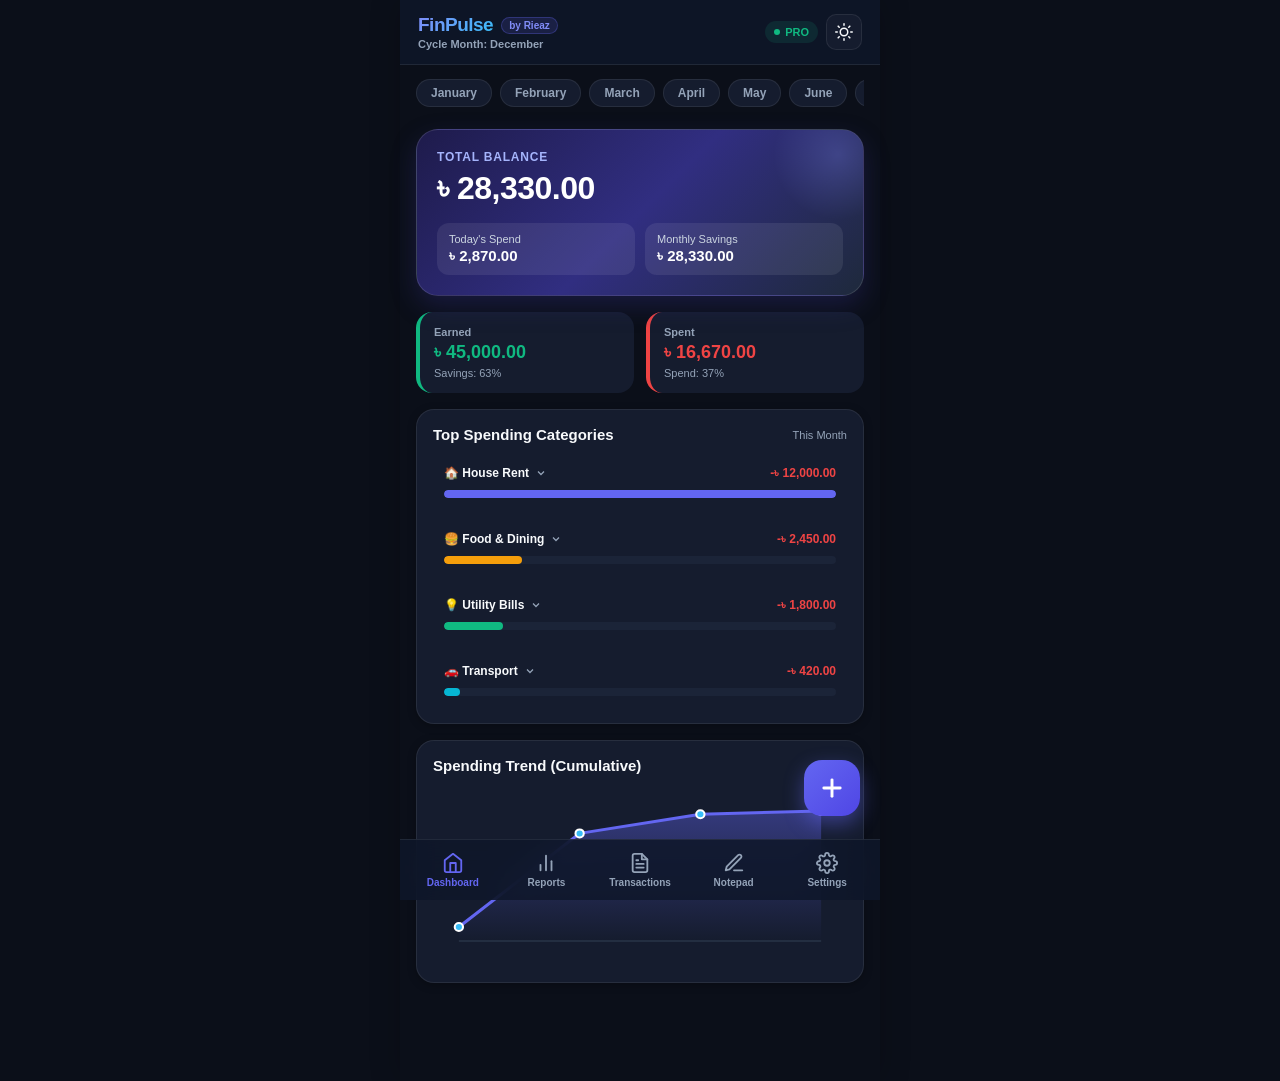
<file: pwa/index.html>
<!DOCTYPE html>
<html lang="en" data-theme="dark">
<head>
  <meta charset="UTF-8">
  <meta name="viewport" content="width=device-width, initial-scale=1.0, maximum-scale=1.0, user-scalable=no, viewport-fit=cover">
  <title>FinPulse - Smart Finance Tracker | Developed by Rieaz</title>
  
  <!-- Author & Metadata -->
  <meta name="author" content="Rieaz">
  <meta name="description" content="FinPulse - Professional personal finance tracker and budget manager. Developed by Rieaz.">
  <meta name="theme-color" content="#0f172a">
  <meta name="apple-mobile-web-app-capable" content="yes">
  <meta name="apple-mobile-web-app-status-bar-style" content="black-translucent">
  <meta name="apple-mobile-web-app-title" content="FinPulse">
  
  <!-- Icons & Manifest -->
  <link rel="icon" type="image/png" href="icons/favicon.png">
  <link rel="apple-touch-icon" href="icons/apple-touch-icon.png">
  <link rel="manifest" href="manifest.json">
  
  <!-- Stylesheet -->
  <link rel="stylesheet" href="style.css?v=2.5.4">
</head>
<body>
  
  <!-- Splash Screen -->
  <div id="splash-screen">
    <div class="splash-header">
      <h1>WELCOME TO FINPULSE</h1>
      <p>Connected to your financial health</p>
    </div>
    
    <div class="splash-logo-card">
      <img src="icons/logo.png" alt="FinPulse Logo">
    </div>
    
    <div class="splash-footer">
      <div class="dev-tag">Developed by Rieaz</div>
      <div>App Version 2.5.3 • Build 47 • PWA Edition</div>
      <div>© 2026 FinPulse by Rieaz. All rights reserved.</div>
    </div>
  </div>

  <!-- Main App Shell -->
  <div id="app-container">
    
    <!-- Top App Bar -->
    <header class="app-header">
      <div class="brand-wrapper">
        <div class="brand-title-row">
          <span class="brand-title" id="lbl-app-name">FinPulse</span>
          <span class="badge-dev">by Rieaz</span>
        </div>
        <div class="cycle-indicator" id="lbl-cycle-month">Cycle Month: March</div>
      </div>
      
      <div class="header-actions">
        <!-- Install App button (shows in header) -->
        <button id="btn-header-install" class="btn-install-header" style="display: none;">
          <svg width="14" height="14" viewBox="0 0 24 24" fill="none" stroke="currentColor" stroke-width="2.5" stroke-linecap="round" stroke-linejoin="round"><path d="M21 15v4a2 2 0 0 1-2 2H5a2 2 0 0 1-2-2v-4"></path><polyline points="7 10 12 15 17 10"></polyline><line x1="12" y1="15" x2="12" y2="3"></line></svg>
          <span id="lbl-install-header">Install</span>
        </button>

        <div class="btn-pro">
          <span style="width: 6px; height: 6px; border-radius: 50%; background: #10b981;"></span>
          <span id="lbl-pro-badge">PRO</span>
        </div>

        <button id="btn-theme-toggle" class="btn-icon" aria-label="Toggle Theme">
          <svg id="icon-theme" width="18" height="18" viewBox="0 0 24 24" fill="none" stroke="currentColor" stroke-width="2" stroke-linecap="round" stroke-linejoin="round"><circle cx="12" cy="12" r="5"></circle><line x1="12" y1="1" x2="12" y2="3"></line><line x1="12" y1="21" x2="12" y2="23"></line><line x1="4.22" y1="4.22" x2="5.64" y2="5.64"></line><line x1="18.36" y1="18.36" x2="19.78" y2="19.78"></line><line x1="1" y1="12" x2="3" y2="12"></line><line x1="21" y1="12" x2="23" y2="12"></line><line x1="4.22" y1="19.78" x2="5.64" y2="18.36"></line><line x1="18.36" y1="5.64" x2="19.78" y2="4.22"></line></svg>
        </button>
      </div>
    </header>

    <!-- Cycle Month Horizontal Slider -->
    <div class="month-slider-card">
      <div class="month-slider-scroll" id="month-chips-container">
        <!-- Injected via JavaScript -->
      </div>
    </div>

    <!-- Main Screens View Switcher -->
    <main class="screens-wrapper">
      
      <!-- 1. DASHBOARD SCREEN -->
      <section id="screen-dashboard" class="tab-screen active">
        <!-- Hero Balance Card -->
        <div class="hero-balance-card">
          <div class="balance-label" id="lbl-total-balance">TOTAL BALANCE</div>
          <div class="balance-amount" id="val-total-balance">৳ 0.00</div>
          
          <div class="quick-stats-grid">
            <div class="quick-stat-pill">
              <div class="qs-title" id="lbl-today-spend">Today's Spend</div>
              <div class="qs-val" id="val-today-spend">৳ 0.00</div>
            </div>
            <div class="quick-stat-pill">
              <div class="qs-title" id="lbl-monthly-savings">Monthly Savings</div>
              <div class="qs-val" id="val-monthly-savings">৳ 0.00</div>
            </div>
          </div>
        </div>

        <!-- Earned vs Spent 2-column Grid -->
        <div class="summary-grid">
          <div class="summary-card income">
            <span class="sc-label" id="lbl-earned">Earned</span>
            <span class="sc-val" id="val-total-income">৳ 0.00</span>
            <span class="sc-sub" id="val-savings-pct">Savings: 0%</span>
          </div>
          <div class="summary-card expense">
            <span class="sc-label" id="lbl-spent">Spent</span>
            <span class="sc-val" id="val-total-expense">৳ 0.00</span>
            <span class="sc-sub" id="val-spend-pct">Spend: 0%</span>
          </div>
        </div>

        <!-- Top Spending Categories -->
        <div class="card">
          <div class="section-header">
            <h3 id="lbl-top-categories">Top Spending Categories</h3>
            <span id="lbl-cycle-status" style="font-size: 11px; color: var(--text-muted);">This Month</span>
          </div>
          <div class="category-bars" id="dashboard-category-bars">
            <!-- Rendered by JS -->
          </div>
        </div>

        <!-- Spending Trend Chart -->
        <div class="card">
          <div class="section-header">
            <h3 id="lbl-spending-trend">Spending Trend (Cumulative)</h3>
          </div>
          <div id="trend-chart-container" style="width: 100%; height: 180px; position: relative;">
            <svg id="trend-svg" width="100%" height="180" viewBox="0 0 400 180" preserveAspectRatio="none"></svg>
          </div>
        </div>
      </section>

      <!-- 2. REPORTS SCREEN -->
      <section id="screen-reports" class="tab-screen">
        <div class="card">
          <div class="section-header">
            <h3 id="lbl-category-breakdown">Category Breakdown</h3>
            <span class="badge-dev" id="report-cycle-tag">Cycle</span>
          </div>
          <!-- Donut SVG Container -->
          <div style="display: flex; flex-direction: column; align-items: center; padding: 10px 0;">
            <div style="position: relative; width: 190px; height: 190px;">
              <svg id="donut-svg" width="190" height="190" viewBox="0 0 190 190"></svg>
              <div style="position: absolute; inset: 0; display: flex; flex-direction: column; align-items: center; justify-content: center; pointer-events: none;">
                <span style="font-size: 11px; color: var(--text-muted);" id="lbl-report-total">Total Exp.</span>
                <span style="font-size: 16px; font-weight: 800;" id="val-report-donut-total">৳ 0</span>
              </div>
            </div>
            <div id="donut-legend" style="display: grid; grid-template-columns: 1fr 1fr; gap: 8px 14px; width: 100%; margin-top: 16px;">
              <!-- Donut Legend items -->
            </div>
          </div>
        </div>

        <!-- Category Details Table -->
        <div class="card">
          <div class="section-header">
            <h3 id="lbl-detailed-breakdown">Detailed Category Table</h3>
          </div>
          <div id="reports-category-details" class="category-bars">
            <!-- Rendered by JS -->
          </div>
        </div>
      </section>

      <!-- 3. TRANSACTIONS SCREEN -->
      <section id="screen-transactions" class="tab-screen">
        <!-- Search & Filter Controls -->
        <div class="search-box tx-search-box" style="position: relative; display: flex; align-items: center;">
          <svg width="18" height="18" viewBox="0 0 24 24" fill="none" stroke="currentColor" stroke-width="2" style="flex-shrink: 0;"><circle cx="11" cy="11" r="8"></circle><line x1="21" y1="21" x2="16.65" y2="16.65"></line></svg>
          <input type="text" id="input-search-tx" placeholder="Search transactions..." style="flex: 1; padding-right: 36px;">
          <label for="input-search-tx-date" id="btn-calendar-tx" title="Filter by date" style="position: absolute; right: 10px; cursor: pointer; display: flex; align-items: center; justify-content: center; color: var(--text-muted); padding: 4px;">
            <svg width="20" height="20" viewBox="0 0 24 24" fill="none" stroke="currentColor" stroke-width="2"><rect x="3" y="4" width="18" height="18" rx="2" ry="2"></rect><line x1="16" y1="2" x2="16" y2="6"></line><line x1="8" y1="2" x2="8" y2="6"></line><line x1="3" y1="10" x2="21" y2="10"></line></svg>
          </label>
          <input type="date" id="input-search-tx-date" style="position: absolute; opacity: 0; pointer-events: none; width: 0; height: 0;">
        </div>

        <div id="tx-date-filter-chip" style="display: none; align-items: center; justify-content: space-between; background: rgba(99, 102, 241, 0.12); border: 1px solid rgba(99, 102, 241, 0.3); border-radius: 20px; padding: 4px 12px; margin-bottom: 12px; font-size: 12px; font-weight: 600; color: #6366f1;">
          <span id="tx-date-chip-text">Date: 2026-09-18</span>
          <button id="btn-clear-date-filter" style="background: none; border: none; font-size: 16px; line-height: 1; color: #6366f1; cursor: pointer; padding: 0 0 0 8px;">&times;</button>
        </div>

        <div class="filter-pills">
          <button class="filter-pill active" data-filter="all" id="filter-all">All</button>
          <button class="filter-pill" data-filter="expense" id="filter-expense">Expense</button>
          <button class="filter-pill" data-filter="income" id="filter-income">Income</button>
        </div>

        <div class="tx-list" id="full-transactions-list">
          <!-- Rendered by JS -->
        </div>
      </section>

      <!-- 4. CLEAN NOTEPAD SCREEN -->
      <section id="screen-notepad" class="tab-screen">
        <div class="notepad-top-row">
          <div class="notepad-title-group">
            <h2 id="lbl-notepad-title">Notepad</h2>
            <span id="lbl-notepad-count">0 notes saved</span>
          </div>
          <button id="btn-open-add-note" class="btn-add-note">
            <svg width="14" height="14" viewBox="0 0 24 24" fill="none" stroke="currentColor" stroke-width="2.5"><line x1="12" y1="5" x2="12" y2="19"></line><line x1="5" y1="12" x2="19" y2="12"></line></svg>
            <span id="lbl-add-note-btn">Add Note</span>
          </button>
        </div>

        <!-- Fast Search Bar -->
        <div class="search-box">
          <svg width="18" height="18" viewBox="0 0 24 24" fill="none" stroke="currentColor" stroke-width="2"><circle cx="11" cy="11" r="8"></circle><line x1="21" y1="21" x2="16.65" y2="16.65"></line></svg>
          <input type="text" id="input-search-notes" placeholder="Search notes...">
        </div>

        <!-- Category Filter Chips -->
        <div class="note-categories-scroll">
          <button class="note-cat-chip active" data-cat="All" id="chip-cat-all">All</button>
          <button class="note-cat-chip" data-cat="Finance" id="chip-cat-finance">Finance</button>
          <button class="note-cat-chip" data-cat="Budget" id="chip-cat-budget">Budget</button>
          <button class="note-cat-chip" data-cat="Shopping" id="chip-cat-shopping">Shopping</button>
          <button class="note-cat-chip" data-cat="Personal" id="chip-cat-personal">Personal</button>
          <button class="note-cat-chip" data-cat="Notes" id="chip-cat-notes">Notes</button>
        </div>

        <!-- Notes Container -->
        <div class="note-cards-list" id="notes-container">
          <!-- Rendered by JS -->
        </div>
      </section>

      <!-- 5. SETTINGS SCREEN -->
      <section id="screen-settings" class="tab-screen">
        
        <!-- General Settings Card -->
        <div class="card settings-group">
          <div class="section-header">
            <h3 id="lbl-profile-settings">General Settings</h3>
          </div>

          <div class="form-group">
            <label class="form-label" id="lbl-currency">Currency Options</label>
            <div class="btn-group-segmented currency-scroll-row" id="currency-segmented">
              <button class="btn-segmented active" data-curr="৳">৳ BDT</button>
              <button class="btn-segmented" data-curr="$">$ USD</button>
              <button class="btn-segmented" data-curr="€">€ EUR</button>
              <button class="btn-segmented" data-curr="£">£ GBP</button>
              <button class="btn-segmented" data-curr="MYR">RM MYR</button>
              <button class="btn-segmented" data-curr="SAR">﷼ SAR</button>
            </div>
          </div>

          <div class="form-group">
            <label class="form-label" id="lbl-language">Language Settings</label>
            <div class="btn-group-segmented" id="language-segmented">
              <button class="btn-segmented active" data-lang="en">English</button>
              <button class="btn-segmented" data-lang="bn">বাংলা</button>
            </div>
          </div>

          <button id="btn-save-profile" class="btn-primary" style="margin-top: 6px;">
            <span id="lbl-save-profile">Save Change</span>
          </button>
        </div>

        <!-- Backup & Restore -->
        <div class="card settings-group">
          <div class="section-header">
            <h3 id="lbl-backup-restore">Data Backup & Restore</h3>
          </div>
          <p style="font-size: 11px; color: var(--text-muted);" id="lbl-backup-desc">Download your data as a JSON file or restore from a previous backup.</p>
          
          <div style="display: grid; grid-template-columns: 1fr 1fr; gap: 10px; margin-top: 6px;">
            <button id="btn-export-backup" class="btn-secondary" style="display: flex; align-items: center; justify-content: center; gap: 6px;">
              <svg width="16" height="16" viewBox="0 0 24 24" fill="none" stroke="currentColor" stroke-width="2"><path d="M21 15v4a2 2 0 0 1-2 2H5a2 2 0 0 1-2-2v-4"></path><polyline points="17 8 12 3 7 8"></polyline><line x1="12" y1="3" x2="12" y2="15"></line></svg>
              <span id="lbl-export-json">Backup</span>
            </button>

            <button id="btn-import-backup" class="btn-secondary" style="display: flex; align-items: center; justify-content: center; gap: 6px;">
              <svg width="16" height="16" viewBox="0 0 24 24" fill="none" stroke="currentColor" stroke-width="2"><path d="M21 15v4a2 2 0 0 1-2 2H5a2 2 0 0 1-2-2v-4"></path><polyline points="7 10 12 15 17 10"></polyline><line x1="12" y1="15" x2="12" y2="3"></line></svg>
              <span id="lbl-restore-json">Restore</span>
            </button>
            <input type="file" id="file-import-input" accept=".json,application/json" style="display: none;">
          </div>
        </div>

        <!-- PWA Installation Center in Settings -->
        <div class="card settings-group">
          <div class="section-header">
            <h3>FinPulse App Installation</h3>
          </div>
          <p style="font-size: 11px; color: var(--text-muted);">Install this Web App directly on your phone or PC without downloading from app stores.</p>
          <button id="btn-settings-install-pwa" class="btn-primary" style="margin-top: 6px; background: linear-gradient(135deg, #4f46e5, #06b6d4);">
            <svg width="16" height="16" viewBox="0 0 24 24" fill="none" stroke="currentColor" stroke-width="2.5"><path d="M21 15v4a2 2 0 0 1-2 2H5a2 2 0 0 1-2-2v-4"></path><polyline points="7 10 12 15 17 10"></polyline><line x1="12" y1="15" x2="12" y2="3"></line></svg>
            <span>Install FinPulse Web App</span>
          </button>
        </div>

        <!-- Danger Zone: Factory Reset -->
        <div class="card settings-group" style="border-color: rgba(239, 68, 68, 0.3); background: var(--danger-light);">
          <div class="section-header">
            <h3 style="color: var(--danger);" id="lbl-danger-zone">Danger Zone</h3>
          </div>
          <button id="btn-factory-reset" class="btn-danger">
            <span id="lbl-factory-reset-btn">Factory Reset App</span>
          </button>
        </div>

        <!-- Professional Contact Us Card -->
        <div class="contact-us-card">
          <div class="contact-header">
            <div>
              <h4 id="lbl-contact-title">Contact Us</h4>
              <p id="lbl-contact-subtitle">Get in touch directly with developer</p>
            </div>
            <span class="contact-version-badge">v2.5.3</span>
          </div>

          <!-- WhatsApp Link -->
          <a href="https://api.whatsapp.com/send?phone=8801628403390" target="_blank" rel="noopener noreferrer" class="contact-item-btn contact-item-whatsapp">
            <div class="contact-icon-circle">
              <svg width="18" height="18" viewBox="0 0 24 24" fill="currentColor"><path d="M12.031 6.172c-3.181 0-5.767 2.586-5.768 5.766-.001 1.298.38 2.27 1.019 3.287l-.711 2.598 2.664-.698c.983.54 1.761.802 2.796.802 3.178 0 5.764-2.587 5.765-5.766.001-3.18-2.584-5.789-5.765-5.789zm3.385 8.163c-.144.405-.837.774-1.17.823-.312.045-.694.072-2.12-.518-1.579-.652-2.597-2.257-2.677-2.363-.079-.107-.638-.85-.638-1.621 0-.771.405-1.15.549-1.306.144-.156.314-.195.419-.195.105 0 .21.002.302.007.097.005.228-.037.356.271.132.316.45 1.096.49 1.176.039.08.066.174.013.279-.053.107-.079.174-.157.266-.079.092-.165.205-.236.276-.079.079-.161.165-.069.324.092.158.41 1.054 1.488 1.488.423.17.755.272.936.33.424.135.81.116 1.114.071.34-.051 1.026-.419 1.17-.823.144-.405.144-.753.101-.824-.043-.07-.157-.113-.33-.2z"/></svg>
            </div>
            <div class="contact-text-box">
              <div class="contact-title-text" id="lbl-contact-wa-title">Chat on WhatsApp</div>
              <div class="contact-sub-text">01628403390 (Tap to chat)</div>
            </div>
            <svg class="contact-arrow-icon" width="16" height="16" viewBox="0 0 24 24" fill="none" stroke="currentColor" stroke-width="2.5"><polyline points="9 18 15 12 9 6"></polyline></svg>
          </a>

          <!-- GitHub Link -->
          <a href="https://github.com/zr-rieaz/" target="_blank" rel="noopener noreferrer" class="contact-item-btn contact-item-github">
            <div class="contact-icon-circle">
              <svg width="18" height="18" viewBox="0 0 24 24" fill="currentColor"><path d="M12 2A10 10 0 0 0 2 12c0 4.42 2.87 8.17 6.84 9.5.5.08.66-.23.66-.5v-1.69c-2.77.6-3.36-1.34-3.36-1.34-.46-1.16-1.11-1.47-1.11-1.47-.91-.62.07-.6.07-.6 1 .07 1.53 1.03 1.53 1.03.87 1.52 2.34 1.07 2.91.83.1-.65.35-1.09.63-1.34-2.22-.25-4.55-1.11-4.55-4.92 0-1.11.38-2 1.03-2.71-.1-.25-.45-1.29.1-2.64 0 0 .84-.27 2.75 1.02.79-.22 1.65-.33 2.5-.33.85 0 1.71.11 2.5.33 1.91-1.29 2.75-1.02 2.75-1.02.55 1.35.2 2.39.1 2.64.65.71 1.03 1.6 1.03 2.71 0 3.82-2.34 4.66-4.57 4.91.36.31.69.92.69 1.85V21c0 .27.16.59.67.5C19.14 20.16 22 16.42 22 12A10 10 0 0 0 12 2z"/></svg>
            </div>
            <div class="contact-text-box">
              <div class="contact-title-text" id="lbl-contact-gh-title">GitHub Profile</div>
              <div class="contact-sub-text">https://github.com/zr-rieaz/</div>
            </div>
            <svg class="contact-arrow-icon" width="16" height="16" viewBox="0 0 24 24" fill="none" stroke="currentColor" stroke-width="2.5"><polyline points="9 18 15 12 9 6"></polyline></svg>
          </a>

          <div class="contact-footer-text">
            FinPulse • Developed by Rieaz • © 2026
          </div>
        </div>
      </section>

    </main>

    <!-- Floating Action Button (+) -->
    <button id="fab-add-tx" class="fab" aria-label="Add Transaction">
      <svg width="28" height="28" viewBox="0 0 24 24" fill="none" stroke="currentColor" stroke-width="2.5" stroke-linecap="round" stroke-linejoin="round"><line x1="12" y1="5" x2="12" y2="19"></line><line x1="5" y1="12" x2="19" y2="12"></line></svg>
    </button>

    <!-- Bottom Navigation Bar -->
    <nav class="bottom-nav">
      <button class="nav-item active" data-tab="dashboard">
        <svg viewBox="0 0 24 24" fill="none" stroke-width="2" stroke-linecap="round" stroke-linejoin="round"><path d="M3 9l9-7 9 7v11a2 2 0 0 1-2 2H5a2 2 0 0 1-2-2z"></path><polyline points="9 22 9 12 15 12 15 22"></polyline></svg>
        <span id="nav-dashboard">Dashboard</span>
      </button>

      <button class="nav-item" data-tab="reports">
        <svg viewBox="0 0 24 24" fill="none" stroke-width="2" stroke-linecap="round" stroke-linejoin="round"><line x1="18" y1="20" x2="18" y2="10"></line><line x1="12" y1="20" x2="12" y2="4"></line><line x1="6" y1="20" x2="6" y2="14"></line></svg>
        <span id="nav-reports">Reports</span>
      </button>

      <button class="nav-item" data-tab="transactions">
        <svg viewBox="0 0 24 24" fill="none" stroke-width="2" stroke-linecap="round" stroke-linejoin="round"><path d="M14 2H6a2 2 0 0 0-2 2v16a2 2 0 0 0 2 2h12a2 2 0 0 0 2-2V8z"></path><polyline points="14 2 14 8 20 8"></polyline><line x1="16" y1="13" x2="8" y2="13"></line><line x1="16" y1="17" x2="8" y2="17"></line><polyline points="10 9 9 9 8 9"></polyline></svg>
        <span id="nav-logs">Transactions</span>
      </button>

      <button class="nav-item" data-tab="notepad">
        <svg viewBox="0 0 24 24" fill="none" stroke-width="2" stroke-linecap="round" stroke-linejoin="round"><path d="M12 20h9"></path><path d="M16.5 3.5a2.121 2.121 0 0 1 3 3L7 19l-4 1 1-4L16.5 3.5z"></path></svg>
        <span id="nav-notepad">Notepad</span>
      </button>

      <button class="nav-item" data-tab="settings">
        <svg viewBox="0 0 24 24" fill="none" stroke-width="2" stroke-linecap="round" stroke-linejoin="round"><circle cx="12" cy="12" r="3"></circle><path d="M19.4 15a1.65 1.65 0 0 0 .33 1.82l.06.06a2 2 0 0 1 0 2.83 2 2 0 0 1-2.83 0l-.06-.06a1.65 1.65 0 0 0-1.82-.33 1.65 1.65 0 0 0-1 1.51V21a2 2 0 0 1-2 2 2 2 0 0 1-2-2v-.09A1.65 1.65 0 0 0 9 19.4a1.65 1.65 0 0 0-1.82.33l-.06.06a2 2 0 0 1-2.83 0 2 2 0 0 1 0-2.83l.06-.06a1.65 1.65 0 0 0 .33-1.82 1.65 1.65 0 0 0-1.51-1H3a2 2 0 0 1-2-2 2 2 0 0 1 2-2h.09A1.65 1.65 0 0 0 4.6 9a1.65 1.65 0 0 0-.33-1.82l-.06-.06a2 2 0 0 1 0-2.83 2 2 0 0 1 2.83 0l.06.06a1.65 1.65 0 0 0 1.82.33H9a1.65 1.65 0 0 0 1-1.51V3a2 2 0 0 1 2-2 2 2 0 0 1 2 2v.09a1.65 1.65 0 0 0 1 1.51 1.65 1.65 0 0 0 1.82-.33l.06-.06a2 2 0 0 1 2.83 0 2 2 0 0 1 0 2.83l-.06.06a1.65 1.65 0 0 0-.33 1.82V9a1.65 1.65 0 0 0 1.51 1H21a2 2 0 0 1 2 2 2 2 0 0 1-2 2h-.09a1.65 1.65 0 0 0-1.51 1z"></path></svg>
        <span id="nav-settings">Settings</span>
      </button>
    </nav>
  </div>

  <!-- Add/Edit Transaction Bottom Sheet Modal -->
  <div id="modal-transaction" class="modal-overlay">
    <div class="modal-sheet">
      <div class="modal-sheet-header">
        <h2 id="lbl-modal-title">Add New Transaction</h2>
        <button id="btn-close-modal" class="btn-icon" style="border: none;">
          <svg width="20" height="20" viewBox="0 0 24 24" fill="none" stroke="currentColor" stroke-width="2"><line x1="18" y1="6" x2="6" y2="18"></line><line x1="6" y1="6" x2="18" y2="18"></line></svg>
        </button>
      </div>

      <!-- Type Switcher -->
      <div class="btn-group-segmented">
        <button type="button" class="btn-segmented active" id="btn-type-expense">Expense</button>
        <button type="button" class="btn-segmented" id="btn-type-income">Income</button>
      </div>

      <div class="form-group">
        <label class="form-label" id="lbl-form-title">Title / Description</label>
        <input type="text" id="tx-input-title" class="form-control" placeholder="e.g., Grocery, Electricity, Freelance">
      </div>

      <div class="form-group">
        <label class="form-label" id="lbl-form-amount">Amount</label>
        <input type="number" id="tx-input-amount" class="form-control" placeholder="0.00" step="any">
      </div>

      <div class="form-group">
        <label class="form-label" id="lbl-form-category">Category</label>
        <select id="tx-input-category" class="form-control">
          <option value="Food">Food</option>
          <option value="Rent">Rent</option>
          <option value="Transport">Transport</option>
          <option value="Health">Health</option>
          <option value="Education">Education</option>
          <option value="Entertainment">Entertainment</option>
          <option value="Utility">Utility</option>
          <option value="Shopping">Shopping</option>
          <option value="Income">Income</option>
          <option value="Other">Other</option>
        </select>
      </div>

      <div class="form-group">
        <label class="form-label" id="lbl-form-merchant">Merchant / Vendor</label>
        <input type="text" id="tx-input-merchant" class="form-control" placeholder="e.g., Shwapno, Foodpanda, Netflix">
      </div>

      <div class="form-group">
        <label class="form-label" id="lbl-form-date">Date</label>
        <input type="date" id="tx-input-date" class="form-control">
      </div>

      <div class="modal-actions-row" id="tx-actions-row" style="display: flex; gap: 10px; margin-top: 14px;">
        <button id="btn-save-tx" class="btn-primary" style="flex: 1;">
          <span id="lbl-btn-save-tx">Save Transaction</span>
        </button>
        <button id="btn-delete-tx" class="btn-danger" style="flex: 1; display: none; background: rgba(239, 68, 68, 0.15); color: #ef4444; border: 1px solid rgba(239, 68, 68, 0.3); border-radius: 12px; font-weight: 700; cursor: pointer; padding: 12px; font-size: 14px;">
          <span id="lbl-btn-delete-tx">Remove</span>
        </button>
      </div>
    </div>
  </div>

  <!-- Add/Edit Note Bottom Sheet Modal -->
  <div id="modal-note" class="modal-overlay">
    <div class="modal-sheet">
      <div class="modal-sheet-header">
        <h2 id="lbl-modal-note-title">Add New Note</h2>
        <button id="btn-close-note-modal" class="btn-icon" style="border: none;">
          <svg width="20" height="20" viewBox="0 0 24 24" fill="none" stroke="currentColor" stroke-width="2"><line x1="18" y1="6" x2="6" y2="18"></line><line x1="6" y1="6" x2="18" y2="18"></line></svg>
        </button>
      </div>

      <div class="form-group">
        <label class="form-label" id="lbl-note-form-cat">Category Tag</label>
        <div class="note-categories-scroll" style="margin-bottom: 0;">
          <button type="button" class="note-cat-chip active" data-form-cat="Finance">Finance</button>
          <button type="button" class="note-cat-chip" data-form-cat="Budget">Budget</button>
          <button type="button" class="note-cat-chip" data-form-cat="Shopping">Shopping</button>
          <button type="button" class="note-cat-chip" data-form-cat="Personal">Personal</button>
          <button type="button" class="note-cat-chip" data-form-cat="Notes">Notes</button>
        </div>
      </div>

      <div class="form-group">
        <label class="form-label" id="lbl-note-form-title">Title</label>
        <input type="text" id="note-input-title" class="form-control" placeholder="Note title...">
      </div>

      <div class="form-group">
        <label class="form-label" id="lbl-note-form-content">Content</label>
        <textarea id="note-input-content" class="form-control" style="height: 120px; resize: vertical;" placeholder="Write your thoughts or financial plans here..."></textarea>
      </div>

      <button id="btn-save-note" class="btn-primary" style="margin-top: 10px;">
        <span id="lbl-btn-save-note">Save Note</span>
      </button>
    </div>
  </div>

  <!-- PWA INSTALL POPUP MODAL (User Requirement) -->
  <div id="pwa-install-popup" class="install-popup-overlay">
    <div class="install-popup-card">
      <div class="install-badge-dev">by Rieaz</div>
      
      <div class="install-icon-wrapper">
        <img src="icons/icon-192.png" alt="FinPulse Icon">
      </div>

      <h2>Install FinPulse</h2>
      <div class="install-author-tag">Developed by Rieaz</div>

      <div class="install-features">
        <div class="install-feature-item">
          <svg viewBox="0 0 24 24" fill="none" stroke-width="2.5"><polyline points="20 6 9 17 4 12"></polyline></svg>
          <span>Offline ready with zero loading delay</span>
        </div>
        <div class="install-feature-item">
          <svg viewBox="0 0 24 24" fill="none" stroke-width="2.5"><polyline points="20 6 9 17 4 12"></polyline></svg>
          <span>100% private financial data storage</span>
        </div>
        <div class="install-feature-item">
          <svg viewBox="0 0 24 24" fill="none" stroke-width="2.5"><polyline points="20 6 9 17 4 12"></polyline></svg>
          <span>Installs directly onto your Home Screen</span>
        </div>
      </div>

      <!-- iOS specific instructions if detected -->
      <div id="ios-install-guide" class="ios-guide-box" style="display: none;">
        <span>To install on iPhone/iPad: Tap the <strong>Share</strong> button <svg style="display:inline; vertical-align:middle; width:16px; height:16px;" viewBox="0 0 24 24" fill="none" stroke="currentColor" stroke-width="2"><path d="M4 12v8a2 2 0 0 0 2 2h12a2 2 0 0 0 2-2v-8"></path><polyline points="16 6 12 2 8 6"></polyline><line x1="12" y1="2" x2="12" y2="15"></line></svg> in Safari, then tap <strong>"Add to Home Screen"</strong>.</span>
      </div>

      <div class="install-actions">
        <button id="btn-popup-install" class="btn-install-primary">
          <svg width="18" height="18" viewBox="0 0 24 24" fill="none" stroke="currentColor" stroke-width="2.5"><path d="M21 15v4a2 2 0 0 1-2 2H5a2 2 0 0 1-2-2v-4"></path><polyline points="7 10 12 15 17 10"></polyline><line x1="12" y1="15" x2="12" y2="3"></line></svg>
          <span id="lbl-install-now-btn">Install FinPulse</span>
        </button>
        <button id="btn-popup-dismiss" class="btn-install-secondary">Maybe Later</button>
      </div>
    </div>
  </div>

  <!-- Toast Notification Message Container -->
  <div id="toast-message" class="toast-container">
    <span id="toast-text">Success!</span>
  </div>

  <!-- App Script -->
  <script src="app.js?v=2.5.4"></script>
</body>
</html>
</file>
<file: pwa/style.css>
/**
 * FinPulse Web App Stylesheet
 * Author: Rieaz
 * Production PWA Styling
 */

:root {
  --font-family: -apple-system, BlinkMacSystemFont, "Segoe UI", Roboto, "Helvetica Neue", Arial, sans-serif, "Noto Sans Bengali";
  --primary: #6366f1;
  --primary-hover: #4f46e5;
  --primary-light: rgba(99, 102, 241, 0.15);
  --secondary: #2563eb;
  --accent: #10b981;
  --accent-light: rgba(16, 185, 129, 0.12);
  --danger: #ef4444;
  --danger-light: rgba(239, 68, 68, 0.12);
  --warning: #f59e0b;
  --warning-light: rgba(245, 158, 11, 0.15);
  
  --bg-main: #0b0f19;
  --bg-card: #151c2e;
  --bg-card-elevated: #1e293b;
  --bg-input: #1b2438;
  --text-main: #f8fafc;
  --text-muted: #94a3b8;
  --border-subtle: rgba(255, 255, 255, 0.08);
  --border-focus: #6366f1;
  --shadow-sm: 0 2px 8px rgba(0, 0, 0, 0.25);
  --shadow-lg: 0 10px 25px rgba(0, 0, 0, 0.4);
  --nav-bg: rgba(15, 23, 42, 0.85);
  --backdrop: rgba(0, 0, 0, 0.65);
}

[data-theme="light"] {
  --bg-main: #f8fafc;
  --bg-card: #ffffff;
  --bg-card-elevated: #f1f5f9;
  --bg-input: #f1f5f9;
  --text-main: #0f172a;
  --text-muted: #64748b;
  --border-subtle: rgba(0, 0, 0, 0.08);
  --shadow-sm: 0 2px 8px rgba(0, 0, 0, 0.06);
  --shadow-lg: 0 10px 25px rgba(0, 0, 0, 0.1);
  --nav-bg: rgba(255, 255, 255, 0.85);
  --backdrop: rgba(15, 23, 42, 0.5);
}

* {
  box-sizing: border-box;
  margin: 0;
  padding: 0;
  -webkit-tap-highlight-color: transparent;
}

body {
  font-family: var(--font-family);
  background-color: var(--bg-main);
  color: var(--text-main);
  min-height: 100vh;
  display: flex;
  justify-content: center;
  align-items: flex-start;
  overflow-x: hidden;
  transition: background-color 0.2s ease, color 0.2s ease;
}

#app-container {
  width: 100%;
  max-width: 480px;
  min-height: 100vh;
  background-color: var(--bg-main);
  display: flex;
  flex-direction: column;
  position: relative;
  box-shadow: 0 0 30px rgba(0, 0, 0, 0.2);
  padding-bottom: 90px;
}

/* Splash Screen */
#splash-screen {
  position: fixed;
  inset: 0;
  background: linear-gradient(145deg, #3b0764, #1e3a8a, #0f172a);
  z-index: 9999;
  display: flex;
  flex-direction: column;
  align-items: center;
  justify-content: space-between;
  padding: 60px 24px 40px;
  text-align: center;
  color: #ffffff;
  transition: opacity 0.5s ease, visibility 0.5s ease;
}

#splash-screen.hidden {
  opacity: 0;
  visibility: hidden;
  pointer-events: none;
}

.splash-logo-card {
  width: 190px;
  height: 190px;
  background: #ffffff;
  border-radius: 36px;
  display: flex;
  align-items: center;
  justify-content: center;
  padding: 16px;
  box-shadow: 0 20px 40px rgba(0,0,0,0.35);
  margin: 24px 0;
  animation: pulseLogo 2s infinite ease-in-out;
}

@keyframes pulseLogo {
  0%, 100% { transform: scale(1); }
  50% { transform: scale(1.04); }
}

.splash-logo-card img {
  width: 100%;
  height: 100%;
  object-fit: contain;
}

.splash-header h1 {
  font-size: 24px;
  font-weight: 300;
  letter-spacing: 2px;
}

.splash-header p {
  font-size: 14px;
  color: rgba(255, 255, 255, 0.85);
  margin-top: 6px;
}

.splash-footer {
  font-size: 11px;
  color: rgba(255, 255, 255, 0.7);
  display: flex;
  flex-direction: column;
  gap: 4px;
}

.splash-footer .dev-tag {
  color: #6ee7b7;
  font-weight: 700;
  font-size: 13px;
  letter-spacing: 0.5px;
}

/* Header */
header.app-header {
  position: sticky;
  top: 0;
  z-index: 100;
  background-color: var(--nav-bg);
  backdrop-filter: blur(12px);
  -webkit-backdrop-filter: blur(12px);
  border-bottom: 1px solid var(--border-subtle);
  padding: 14px 18px;
  display: flex;
  justify-content: space-between;
  align-items: center;
}

.brand-wrapper {
  display: flex;
  flex-direction: column;
}

.brand-title-row {
  display: flex;
  align-items: center;
  gap: 8px;
}

.brand-title {
  font-size: 19px;
  font-weight: 800;
  letter-spacing: -0.5px;
  background: linear-gradient(135deg, #818cf8, #38bdf8);
  -webkit-background-clip: text;
  -webkit-text-fill-color: transparent;
}

.badge-dev {
  background: rgba(99, 102, 241, 0.15);
  color: #818cf8;
  font-size: 10px;
  font-weight: 700;
  padding: 2px 7px;
  border-radius: 99px;
  border: 1px solid rgba(99, 102, 241, 0.3);
}

.cycle-indicator {
  font-size: 11px;
  font-weight: 600;
  color: var(--text-muted);
  margin-top: 2px;
}

.header-actions {
  display: flex;
  align-items: center;
  gap: 8px;
}

.btn-pro {
  display: flex;
  align-items: center;
  gap: 5px;
  background: var(--accent-light);
  color: var(--accent);
  padding: 5px 9px;
  border-radius: 99px;
  font-size: 11px;
  font-weight: 700;
  border: none;
}

.btn-icon {
  background: var(--bg-card);
  border: 1px solid var(--border-subtle);
  color: var(--text-main);
  width: 36px;
  height: 36px;
  border-radius: 10px;
  display: flex;
  align-items: center;
  justify-content: center;
  cursor: pointer;
  transition: all 0.2s ease;
}

.btn-icon:hover {
  transform: translateY(-1px);
  border-color: var(--primary);
}

.btn-install-header {
  background: linear-gradient(135deg, #4f46e5, #7c3aed);
  color: #ffffff;
  border: none;
  font-size: 11px;
  font-weight: 700;
  padding: 6px 12px;
  border-radius: 20px;
  display: flex;
  align-items: center;
  gap: 6px;
  cursor: pointer;
  box-shadow: 0 4px 12px rgba(99, 102, 241, 0.3);
  transition: transform 0.2s;
}

.btn-install-header:active {
  transform: scale(0.96);
}

/* Month Selector Slider */
.month-slider-card {
  padding: 14px 16px 8px;
}

.month-slider-scroll {
  display: flex;
  gap: 8px;
  overflow-x: auto;
  padding-bottom: 6px;
  scrollbar-width: none;
}

.month-slider-scroll::-webkit-scrollbar {
  display: none;
}

.month-chip {
  flex-shrink: 0;
  padding: 6px 14px;
  border-radius: 99px;
  font-size: 12px;
  font-weight: 600;
  background: var(--bg-card);
  border: 1px solid var(--border-subtle);
  color: var(--text-muted);
  cursor: pointer;
  transition: all 0.2s ease;
}

.month-chip.active {
  background: var(--primary);
  color: #ffffff;
  border-color: var(--primary);
  box-shadow: 0 4px 12px rgba(99, 102, 241, 0.3);
}

/* Screens Content */
main.screens-wrapper {
  padding: 8px 16px;
  flex: 1;
}

.tab-screen {
  display: none;
  flex-direction: column;
  gap: 16px;
}

.tab-screen.active {
  display: flex;
  animation: fadeIn 0.25s ease-out;
}

@keyframes fadeIn {
  from { opacity: 0; transform: translateY(6px); }
  to { opacity: 1; transform: translateY(0); }
}

/* Cards */
.card {
  background-color: var(--bg-card);
  border: 1px solid var(--border-subtle);
  border-radius: 18px;
  padding: 16px;
  box-shadow: var(--shadow-sm);
  transition: all 0.2s ease;
}

.hero-balance-card {
  background: linear-gradient(135deg, #1e1b4b, #312e81, #1e293b);
  color: #ffffff;
  border: 1px solid rgba(255, 255, 255, 0.12);
  border-radius: 22px;
  padding: 20px;
  box-shadow: 0 10px 25px rgba(49, 46, 129, 0.35);
  position: relative;
  overflow: hidden;
}

.hero-balance-card::before {
  content: "";
  position: absolute;
  top: -40px;
  right: -40px;
  width: 130px;
  height: 130px;
  background: radial-gradient(circle, rgba(129, 140, 248, 0.25), transparent 70%);
  pointer-events: none;
}

.balance-label {
  font-size: 12px;
  font-weight: 600;
  text-transform: uppercase;
  letter-spacing: 0.8px;
  color: #a5b4fc;
}

.balance-amount {
  font-size: 32px;
  font-weight: 800;
  margin: 6px 0 16px;
  letter-spacing: -0.5px;
}

.quick-stats-grid {
  display: grid;
  grid-template-columns: 1fr 1fr;
  gap: 10px;
}

.quick-stat-pill {
  background: rgba(255, 255, 255, 0.08);
  border-radius: 12px;
  padding: 10px 12px;
}

.quick-stat-pill .qs-title {
  font-size: 11px;
  color: #cbd5e1;
}

.quick-stat-pill .qs-val {
  font-size: 15px;
  font-weight: 700;
  margin-top: 2px;
}

/* Income / Spent 2-column cards */
.summary-grid {
  display: grid;
  grid-template-columns: 1fr 1fr;
  gap: 12px;
}

.summary-card {
  display: flex;
  flex-direction: column;
  padding: 14px;
  border-radius: 16px;
}

.summary-card.income {
  background: var(--bg-card);
  border-left: 4px solid var(--accent);
}

.summary-card.expense {
  background: var(--bg-card);
  border-left: 4px solid var(--danger);
}

.summary-card .sc-label {
  font-size: 11px;
  font-weight: 600;
  color: var(--text-muted);
}

.summary-card .sc-val {
  font-size: 18px;
  font-weight: 800;
  margin: 4px 0;
}

.summary-card.income .sc-val { color: var(--accent); }
.summary-card.expense .sc-val { color: var(--danger); }

.summary-card .sc-sub {
  font-size: 11px;
  color: var(--text-muted);
}

/* Section Titles */
.section-header {
  display: flex;
  justify-content: space-between;
  align-items: center;
  margin-bottom: 12px;
}

.section-header h3 {
  font-size: 15px;
  font-weight: 700;
  color: var(--text-main);
}

.section-header a, .section-header button {
  font-size: 12px;
  font-weight: 600;
  color: var(--primary);
  background: none;
  border: none;
  cursor: pointer;
}

/* Categories Progress Bars */
.category-bars {
  display: flex;
  flex-direction: column;
  gap: 12px;
}

.cat-bar-item {
  display: flex;
  flex-direction: column;
  gap: 4px;
}

.cat-bar-meta {
  display: flex;
  justify-content: space-between;
  font-size: 12px;
  font-weight: 600;
}

.cat-progress-track {
  height: 8px;
  border-radius: 99px;
  background: var(--bg-input);
  overflow: hidden;
}

.cat-progress-fill {
  height: 100%;
  border-radius: 99px;
  transition: width 0.4s ease;
}

/* Transaction List Items */
.tx-list {
  display: flex;
  flex-direction: column;
  gap: 10px;
}

.tx-item {
  display: flex;
  align-items: center;
  justify-content: space-between;
  padding: 10px 12px;
  background: var(--bg-card);
  border: 1px solid var(--border-subtle);
  border-radius: 14px;
  transition: transform 0.15s ease, background-color 0.15s ease;
}

.tx-actions-left {
  display: flex;
  align-items: center;
  gap: 4px;
  flex-shrink: 0;
  margin-right: 8px;
}

.btn-tx-action {
  width: 32px;
  height: 32px;
  border-radius: 8px;
  border: 1px solid var(--border-subtle);
  background: var(--bg-input);
  display: flex;
  align-items: center;
  justify-content: center;
  cursor: pointer;
  transition: all 0.15s ease;
  padding: 0;
}

.btn-tx-action.btn-tx-edit {
  color: var(--primary);
}

.btn-tx-action.btn-tx-edit:hover {
  background: rgba(99, 102, 241, 0.15);
  border-color: var(--primary);
}

.btn-tx-action.btn-tx-delete {
  color: var(--danger);
}

.btn-tx-action.btn-tx-delete:hover {
  background: rgba(239, 68, 68, 0.15);
  border-color: var(--danger);
}

.tx-item:hover {
  background: var(--bg-card-elevated);
}

.tx-left {
  display: flex;
  align-items: center;
  gap: 12px;
  flex: 1;
  min-width: 0;
}

.tx-icon-box {
  width: 42px;
  height: 42px;
  border-radius: 12px;
  display: flex;
  align-items: center;
  justify-content: center;
  font-size: 18px;
  flex-shrink: 0;
}

.tx-details {
  display: flex;
  flex-direction: column;
  min-width: 0;
}

.tx-title {
  font-size: 14px;
  font-weight: 700;
  color: var(--text-main);
  white-space: nowrap;
  overflow: hidden;
  text-overflow: ellipsis;
}

.tx-sub {
  font-size: 11px;
  color: var(--text-muted);
  margin-top: 2px;
}

.tx-right {
  display: flex;
  flex-direction: column;
  align-items: flex-end;
  gap: 2px;
}

.tx-amount {
  font-size: 15px;
  font-weight: 800;
}

.tx-amount.expense {
  color: var(--danger);
}

.tx-amount.income {
  color: var(--accent);
}

.tx-date {
  font-size: 10px;
  color: var(--text-muted);
}

/* Empty state */
.empty-state {
  text-align: center;
  padding: 36px 16px;
  color: var(--text-muted);
}

.empty-state svg {
  width: 48px;
  height: 48px;
  stroke: var(--text-muted);
  opacity: 0.5;
  margin-bottom: 10px;
}

/* Filters and Search */
.search-box {
  display: flex;
  align-items: center;
  gap: 10px;
  background: var(--bg-input);
  border: 1px solid var(--border-subtle);
  border-radius: 12px;
  padding: 10px 14px;
  margin-bottom: 12px;
}

.search-box input {
  background: none;
  border: none;
  outline: none;
  color: var(--text-main);
  font-size: 14px;
  width: 100%;
}

.filter-pills {
  display: flex;
  gap: 8px;
  margin-bottom: 14px;
}

.filter-pill {
  flex: 1;
  padding: 8px 10px;
  font-size: 12px;
  font-weight: 700;
  border-radius: 10px;
  background: var(--bg-card);
  border: 1px solid var(--border-subtle);
  color: var(--text-muted);
  cursor: pointer;
  text-align: center;
}

.filter-pill.active {
  background: var(--primary);
  color: #ffffff;
  border-color: var(--primary);
}

/* Budgets Screen */
.budget-card {
  display: flex;
  flex-direction: column;
  gap: 10px;
  padding: 14px;
  background: var(--bg-card);
  border: 1px solid var(--border-subtle);
  border-radius: 16px;
}

.budget-header {
  display: flex;
  justify-content: space-between;
  align-items: center;
}

.budget-title {
  display: flex;
  align-items: center;
  gap: 8px;
  font-weight: 700;
  font-size: 14px;
}

.budget-amounts {
  font-size: 12px;
  font-weight: 600;
  color: var(--text-muted);
}

.budget-status-pill {
  display: inline-flex;
  align-items: center;
  gap: 4px;
  padding: 4px 8px;
  border-radius: 6px;
  font-size: 11px;
  font-weight: 600;
}

.status-ok { background: var(--accent-light); color: var(--accent); }
.status-warn { background: var(--warning-light); color: var(--warning); }
.status-danger { background: var(--danger-light); color: var(--danger); }

/* Settings Screen Items */
.settings-group {
  display: flex;
  flex-direction: column;
  gap: 12px;
}

.form-group {
  display: flex;
  flex-direction: column;
  gap: 6px;
}

.form-label {
  font-size: 12px;
  font-weight: 600;
  color: var(--text-muted);
}

.form-control {
  background: var(--bg-input);
  border: 1px solid var(--border-subtle);
  color: var(--text-main);
  padding: 10px 12px;
  border-radius: 10px;
  font-size: 14px;
  outline: none;
  width: 100%;
}

.form-control:focus {
  border-color: var(--primary);
}

.btn-group-segmented {
  display: flex;
  gap: 6px;
}

.currency-scroll-row {
  display: flex !important;
  flex-direction: row !important;
  flex-wrap: nowrap !important;
  overflow-x: auto !important;
  -webkit-overflow-scrolling: touch;
  gap: 8px !important;
  padding: 4px 2px 8px 2px;
  scrollbar-width: none;
  -ms-overflow-style: none;
}

.currency-scroll-row::-webkit-scrollbar {
  display: none;
}

.currency-scroll-row .btn-segmented {
  flex: 0 0 auto !important;
  white-space: nowrap !important;
  min-width: 76px;
  padding: 8px 14px;
}

.btn-segmented {
  flex: 1;
  padding: 8px;
  background: var(--bg-input);
  border: 1px solid var(--border-subtle);
  color: var(--text-main);
  font-weight: 700;
  font-size: 12px;
  border-radius: 8px;
  cursor: pointer;
}

.btn-segmented.active {
  background: var(--primary);
  color: #ffffff;
  border-color: var(--primary);
}

.toggle-row {
  display: flex;
  justify-content: space-between;
  align-items: center;
  padding: 6px 0;
}

.toggle-label {
  font-size: 13px;
  font-weight: 500;
}

/* Switch */
.switch {
  position: relative;
  display: inline-block;
  width: 44px;
  height: 24px;
}

.switch input {
  opacity: 0;
  width: 0;
  height: 0;
}

.slider {
  position: absolute;
  cursor: pointer;
  inset: 0;
  background-color: var(--bg-input);
  border: 1px solid var(--border-subtle);
  transition: 0.3s;
  border-radius: 24px;
}

.slider:before {
  position: absolute;
  content: "";
  height: 18px;
  width: 18px;
  left: 2px;
  bottom: 2px;
  background-color: #ffffff;
  transition: 0.3s;
  border-radius: 50%;
}

input:checked + .slider {
  background-color: var(--primary);
  border-color: var(--primary);
}

input:checked + .slider:before {
  transform: translateX(20px);
}

/* Buttons */
.btn-primary {
  background: var(--primary);
  color: #ffffff;
  border: none;
  font-weight: 700;
  font-size: 14px;
  padding: 12px;
  border-radius: 12px;
  cursor: pointer;
  width: 100%;
  display: flex;
  align-items: center;
  justify-content: center;
  gap: 8px;
  box-shadow: 0 4px 12px rgba(99, 102, 241, 0.3);
}

.btn-primary:active { transform: scale(0.98); }

.btn-secondary {
  background: var(--bg-input);
  color: var(--text-main);
  border: 1px solid var(--border-subtle);
  font-weight: 600;
  font-size: 13px;
  padding: 10px;
  border-radius: 10px;
  cursor: pointer;
}

.btn-danger {
  background: var(--danger);
  color: #ffffff;
  border: none;
  font-weight: 700;
  font-size: 13px;
  padding: 10px;
  border-radius: 10px;
  cursor: pointer;
}

/* Floating Action Button (FAB) */
.fab {
  position: fixed;
  bottom: 84px;
  right: calc(50% - 220px);
  width: 56px;
  height: 56px;
  border-radius: 18px;
  background: linear-gradient(135deg, #6366f1, #4f46e5);
  color: #ffffff;
  display: flex;
  align-items: center;
  justify-content: center;
  box-shadow: 0 8px 20px rgba(99, 102, 241, 0.45);
  border: none;
  cursor: pointer;
  z-index: 90;
  transition: transform 0.2s, box-shadow 0.2s;
}

@media (max-width: 480px) {
  .fab {
    right: 20px;
  }
}

.fab:active {
  transform: scale(0.92);
}

/* Bottom Navigation Bar */
nav.bottom-nav {
  position: fixed;
  bottom: 0;
  width: 100%;
  max-width: 480px;
  background-color: var(--nav-bg);
  backdrop-filter: blur(16px);
  -webkit-backdrop-filter: blur(16px);
  border-top: 1px solid var(--border-subtle);
  display: flex;
  justify-content: space-around;
  padding: 8px 6px calc(8px + env(safe-area-inset-bottom, 0px));
  z-index: 100;
}

.nav-item {
  display: flex;
  flex-direction: column;
  align-items: center;
  justify-content: center;
  background: none;
  border: none;
  color: var(--text-muted);
  cursor: pointer;
  flex: 1;
  padding: 4px 0;
  gap: 3px;
  transition: color 0.15s ease;
}

.nav-item svg {
  width: 22px;
  height: 22px;
  stroke: currentColor;
}

.nav-item span {
  font-size: 10px;
  font-weight: 700;
}

.nav-item.active {
  color: var(--primary);
}

/* Modal Overlay & Bottom Sheet */
.modal-overlay {
  position: fixed;
  inset: 0;
  background: var(--backdrop);
  backdrop-filter: blur(4px);
  z-index: 1000;
  display: flex;
  align-items: flex-end;
  justify-content: center;
  opacity: 0;
  visibility: hidden;
  transition: opacity 0.25s ease, visibility 0.25s ease;
}

.modal-overlay.active {
  opacity: 1;
  visibility: visible;
}

.modal-sheet {
  background: var(--bg-card);
  width: 100%;
  max-width: 480px;
  max-height: 90vh;
  overflow-y: auto;
  border-radius: 24px 24px 0 0;
  border-top: 1px solid var(--border-subtle);
  padding: 20px 20px calc(24px + env(safe-area-inset-bottom, 0px));
  transform: translateY(100%);
  transition: transform 0.3s cubic-bezier(0.2, 0.9, 0.3, 1);
  display: flex;
  flex-direction: column;
  gap: 16px;
}

.modal-overlay.active .modal-sheet {
  transform: translateY(0);
}

.modal-sheet-header {
  display: flex;
  justify-content: space-between;
  align-items: center;
}

.modal-sheet-header h2 {
  font-size: 18px;
  font-weight: 800;
}

/* PWA Install Popup (User's special requirement) */
.install-popup-overlay {
  position: fixed;
  inset: 0;
  background: rgba(0, 0, 0, 0.7);
  backdrop-filter: blur(8px);
  z-index: 9990;
  display: flex;
  align-items: center;
  justify-content: center;
  padding: 20px;
  opacity: 0;
  visibility: hidden;
  transition: opacity 0.3s ease, visibility 0.3s ease;
}

.install-popup-overlay.show {
  opacity: 1;
  visibility: visible;
}

.install-popup-card {
  background: var(--bg-card);
  border: 1px solid var(--border-subtle);
  border-radius: 28px;
  max-width: 380px;
  width: 100%;
  padding: 24px;
  text-align: center;
  box-shadow: 0 25px 50px -12px rgba(0, 0, 0, 0.5);
  display: flex;
  flex-direction: column;
  align-items: center;
  position: relative;
  transform: scale(0.92);
  transition: transform 0.3s cubic-bezier(0.34, 1.56, 0.64, 1);
}

.install-popup-overlay.show .install-popup-card {
  transform: scale(1);
}

.install-badge-dev {
  position: absolute;
  top: 16px;
  right: 16px;
  background: var(--accent-light);
  color: var(--accent);
  font-size: 10px;
  font-weight: 700;
  padding: 3px 8px;
  border-radius: 99px;
}

.install-icon-wrapper {
  width: 84px;
  height: 84px;
  background: #ffffff;
  border-radius: 20px;
  display: flex;
  align-items: center;
  justify-content: center;
  padding: 8px;
  box-shadow: 0 10px 20px rgba(0, 0, 0, 0.2);
  margin-bottom: 16px;
}

.install-icon-wrapper img {
  width: 100%;
  height: 100%;
  object-fit: contain;
}

.install-popup-card h2 {
  font-size: 20px;
  font-weight: 800;
  color: var(--text-main);
}

.install-author-tag {
  font-size: 12px;
  font-weight: 700;
  color: #818cf8;
  margin: 4px 0 14px;
}

.install-features {
  display: flex;
  flex-direction: column;
  gap: 8px;
  text-align: left;
  width: 100%;
  background: var(--bg-input);
  border-radius: 14px;
  padding: 12px 14px;
  margin-bottom: 18px;
  font-size: 12px;
  color: var(--text-muted);
}

.install-feature-item {
  display: flex;
  align-items: center;
  gap: 8px;
  font-weight: 600;
}

.install-feature-item svg {
  width: 16px;
  height: 16px;
  stroke: var(--accent);
  flex-shrink: 0;
}

.install-actions {
  display: flex;
  flex-direction: column;
  gap: 10px;
  width: 100%;
}

.btn-install-primary {
  background: linear-gradient(135deg, #4f46e5, #7c3aed);
  color: #ffffff;
  border: none;
  font-size: 15px;
  font-weight: 800;
  padding: 13px;
  border-radius: 14px;
  cursor: pointer;
  box-shadow: 0 6px 18px rgba(99, 102, 241, 0.4);
  display: flex;
  align-items: center;
  justify-content: center;
  gap: 8px;
  width: 100%;
}

.btn-install-secondary {
  background: transparent;
  color: var(--text-muted);
  border: none;
  font-size: 13px;
  font-weight: 600;
  padding: 8px;
  cursor: pointer;
}

/* iOS Banner guide */
.ios-guide-box {
  background: var(--bg-card-elevated);
  border: 1px dashed var(--primary);
  border-radius: 12px;
  padding: 12px;
  font-size: 12px;
  text-align: left;
  line-height: 1.5;
  color: var(--text-main);
  margin-top: 10px;
}

/* Toast Message */
.toast-container {
  position: fixed;
  bottom: 80px;
  left: 50%;
  transform: translateX(-50%) translateY(30px);
  background: #1e293b;
  color: #ffffff;
  border: 1px solid rgba(255, 255, 255, 0.15);
  padding: 10px 18px;
  border-radius: 99px;
  font-size: 13px;
  font-weight: 600;
  display: flex;
  align-items: center;
  gap: 10px;
  box-shadow: 0 10px 25px rgba(0,0,0,0.4);
  z-index: 2000;
  opacity: 0;
  pointer-events: none;
  transition: all 0.3s ease;
}

.toast-container.show {
  transform: translateX(-50%) translateY(0);
  opacity: 1;
  pointer-events: auto;
}

/* Clean Modern Notepad Styles */
.notepad-top-row {
  display: flex;
  align-items: center;
  justify-content: space-between;
  margin-bottom: 12px;
}

.notepad-title-group h2 {
  font-size: 17px;
  font-weight: 800;
  color: var(--primary);
  margin: 0;
}

.notepad-title-group span {
  font-size: 11px;
  color: var(--text-muted);
}

.btn-add-note {
  display: flex;
  align-items: center;
  gap: 6px;
  background: var(--primary);
  color: #ffffff;
  border: none;
  font-size: 12px;
  font-weight: 700;
  padding: 8px 14px;
  border-radius: 12px;
  cursor: pointer;
  box-shadow: 0 4px 12px rgba(99, 102, 241, 0.35);
  transition: transform 0.15s ease;
}

.btn-add-note:hover {
  transform: translateY(-1px);
}

.note-categories-scroll {
  display: flex;
  gap: 8px;
  overflow-x: auto;
  padding-bottom: 6px;
  margin-bottom: 14px;
  scrollbar-width: none;
}

.note-categories-scroll::-webkit-scrollbar {
  display: none;
}

.note-cat-chip {
  padding: 6px 14px;
  border-radius: 99px;
  font-size: 11px;
  font-weight: 700;
  white-space: nowrap;
  background: var(--bg-card);
  border: 1px solid var(--border-subtle);
  color: var(--text-muted);
  cursor: pointer;
  transition: all 0.15s ease;
}

.note-cat-chip.active {
  background: var(--primary);
  color: #ffffff;
  border-color: var(--primary);
}

.note-cards-list {
  display: flex;
  flex-direction: column;
  gap: 12px;
}

.note-card {
  background: var(--bg-card);
  border: 1px solid var(--border-subtle);
  border-radius: 16px;
  padding: 14px;
  transition: transform 0.15s ease, background-color 0.15s ease;
}

.note-card:hover {
  background: var(--bg-card-elevated);
}

.note-header-row {
  display: flex;
  align-items: center;
  justify-content: space-between;
  margin-bottom: 8px;
}

.note-badge {
  font-size: 11px;
  font-weight: 700;
  padding: 3px 8px;
  border-radius: 6px;
  text-transform: capitalize;
}

.note-badge-finance { background: rgba(59, 130, 246, 0.18); color: #3b82f6; }
.note-badge-budget { background: rgba(16, 185, 129, 0.18); color: #10b981; }
.note-badge-shopping { background: rgba(245, 158, 11, 0.18); color: #f59e0b; }
.note-badge-personal { background: rgba(139, 92, 246, 0.18); color: #8b5cf6; }
.note-badge-notes { background: rgba(6, 182, 212, 0.18); color: #06b6d4; }

.note-actions-group {
  display: flex;
  align-items: center;
  gap: 6px;
}

.note-date-text {
  font-size: 10px;
  color: var(--text-muted);
  margin-right: 4px;
}

.btn-note-action {
  width: 28px;
  height: 28px;
  border-radius: 6px;
  border: none;
  background: transparent;
  display: flex;
  align-items: center;
  justify-content: center;
  cursor: pointer;
  padding: 0;
}

.btn-note-action.btn-note-edit { color: var(--primary); }
.btn-note-action.btn-note-delete { color: var(--danger); }
.btn-note-action:hover { background: var(--bg-input); }

.note-card-title {
  font-size: 14px;
  font-weight: 700;
  color: var(--text-main);
  margin-bottom: 4px;
}

.note-card-content {
  font-size: 12px;
  color: var(--text-muted);
  line-height: 1.5;
  white-space: pre-wrap;
  word-break: break-word;
}

/* Professional Contact Us Card */
.contact-us-card {
  background: var(--bg-card);
  border: 1px solid rgba(99, 102, 241, 0.3);
  border-radius: 18px;
  padding: 16px;
  margin-top: 16px;
}

.contact-header {
  display: flex;
  align-items: center;
  justify-content: space-between;
  margin-bottom: 12px;
}

.contact-header h4 {
  font-size: 15px;
  font-weight: 800;
  color: var(--primary);
  margin: 0;
}

.contact-header p {
  font-size: 11px;
  color: var(--text-muted);
  margin: 2px 0 0 0;
}

.contact-version-badge {
  font-size: 10px;
  font-weight: 700;
  padding: 3px 8px;
  border-radius: 6px;
  background: rgba(99, 102, 241, 0.15);
  color: var(--primary);
}

.contact-item-btn {
  display: flex;
  align-items: center;
  padding: 12px 14px;
  border-radius: 12px;
  text-decoration: none;
  margin-bottom: 10px;
  transition: transform 0.15s ease, background-color 0.15s ease;
}

.contact-item-btn:hover {
  transform: translateY(-1px);
}

.contact-item-whatsapp {
  background: rgba(37, 211, 102, 0.12);
  border: 1px solid rgba(37, 211, 102, 0.35);
  color: var(--text-main);
}

.contact-item-github {
  background: var(--bg-card-elevated);
  border: 1px solid var(--border-subtle);
  color: var(--text-main);
}

.contact-icon-circle {
  width: 36px;
  height: 36px;
  border-radius: 50%;
  display: flex;
  align-items: center;
  justify-content: center;
  flex-shrink: 0;
  margin-right: 12px;
}

.contact-item-whatsapp .contact-icon-circle {
  background: #25d366;
  color: #ffffff;
}

.contact-item-github .contact-icon-circle {
  background: var(--text-main);
  color: var(--bg-card);
}

.contact-text-box {
  flex: 1;
}

.contact-title-text {
  font-size: 13px;
  font-weight: 700;
  color: var(--text-main);
}

.contact-sub-text {
  font-size: 11px;
  margin-top: 1px;
}

.contact-item-whatsapp .contact-sub-text {
  color: #25d366;
}

.contact-item-github .contact-sub-text {
  color: var(--primary);
}

.contact-arrow-icon {
  color: var(--text-muted);
  flex-shrink: 0;
}

.contact-footer-text {
  text-align: center;
  font-size: 11px;
  color: var(--text-muted);
  margin-top: 8px;
}
</file>
